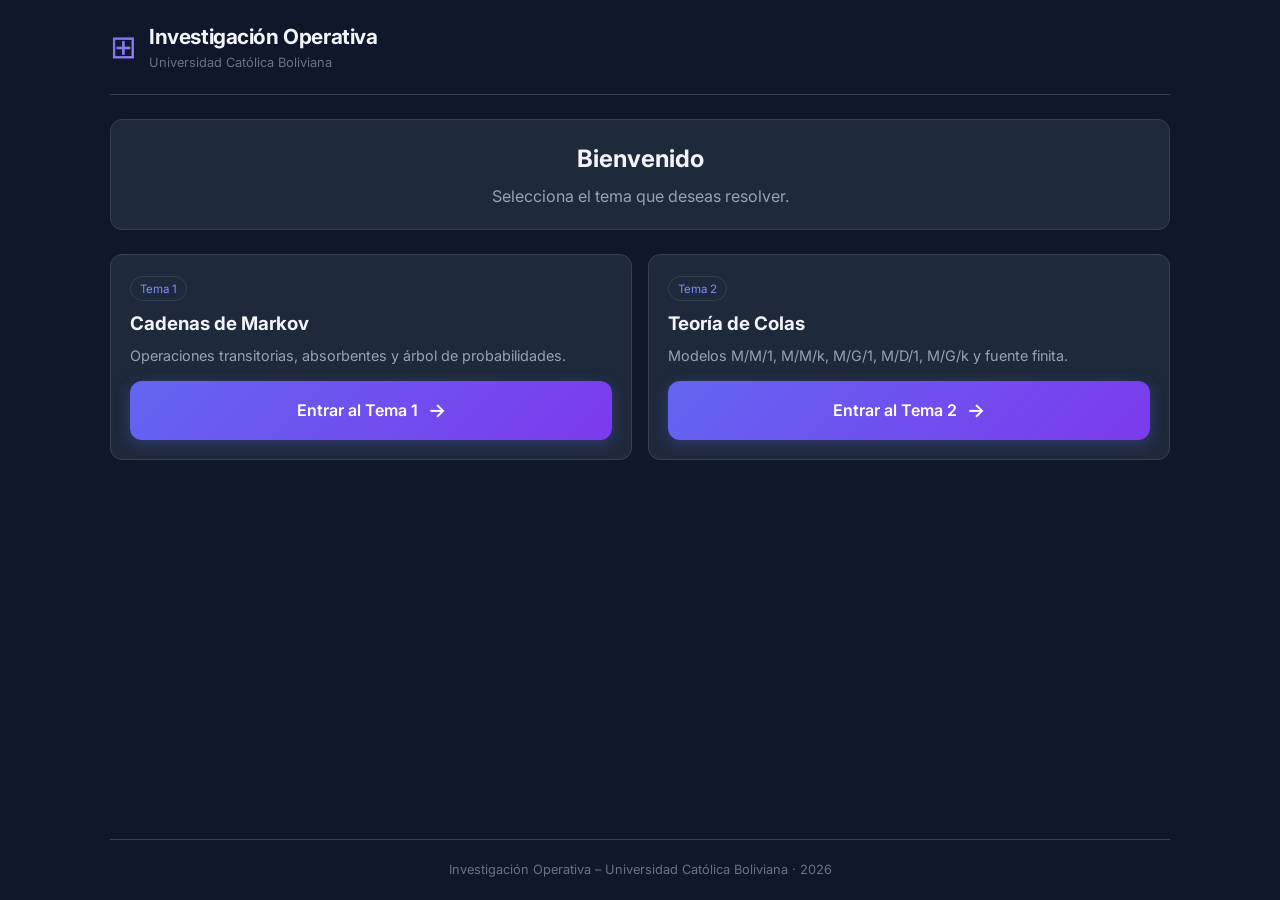
<file: frontend/index.html>
<!DOCTYPE html>
<html lang="es">
<head>
    <meta charset="UTF-8">
    <meta name="viewport" content="width=device-width, initial-scale=1.0">
    <title>Investigación Operativa – Plataforma de Temas</title>
    <link rel="stylesheet" href="css/styles.css">
    <link rel="preconnect" href="https://fonts.googleapis.com">
    <link href="https://fonts.googleapis.com/css2?family=Inter:wght@300;400;500;600;700&family=JetBrains+Mono:wght@400;500&display=swap" rel="stylesheet">
</head>
<body>
    <div class="app-container">
        <header class="app-header">
            <div class="header-content">
                <div class="logo">
                    <span class="logo-icon">⊞</span>
                    <div>
                        <h1>Investigación Operativa</h1>
                        <p class="subtitle">Universidad Católica Boliviana</p>
                    </div>
                </div>
            </div>
        </header>

        <main class="main-content">
            <section class="config-panel landing-panel">
                <h2 class="landing-title">Bienvenido</h2>
                <p class="landing-subtitle">Selecciona el tema que deseas resolver.</p>
            </section>

            <section class="topic-grid">
                <article class="topic-card">
                    <div class="topic-badge">Tema 1</div>
                    <h3>Cadenas de Markov</h3>
                    <p>Operaciones transitorias, absorbentes y árbol de probabilidades.</p>
                    <a class="btn-calculate topic-btn" href="/markov.html">
                        <span class="btn-text">Entrar al Tema 1</span>
                        <span class="btn-icon-arrow">→</span>
                    </a>
                </article>

                <article class="topic-card">
                    <div class="topic-badge">Tema 2</div>
                    <h3>Teoría de Colas</h3>
                    <p>Modelos M/M/1, M/M/k, M/G/1, M/D/1, M/G/k y fuente finita.</p>
                    <a class="btn-calculate topic-btn" href="/queues.html">
                        <span class="btn-text">Entrar al Tema 2</span>
                        <span class="btn-icon-arrow">→</span>
                    </a>
                </article>
            </section>
        </main>

        <footer class="app-footer">
            <p>Investigación Operativa – Universidad Católica Boliviana · 2026</p>
        </footer>
    </div>
</body>
</html>
</file>
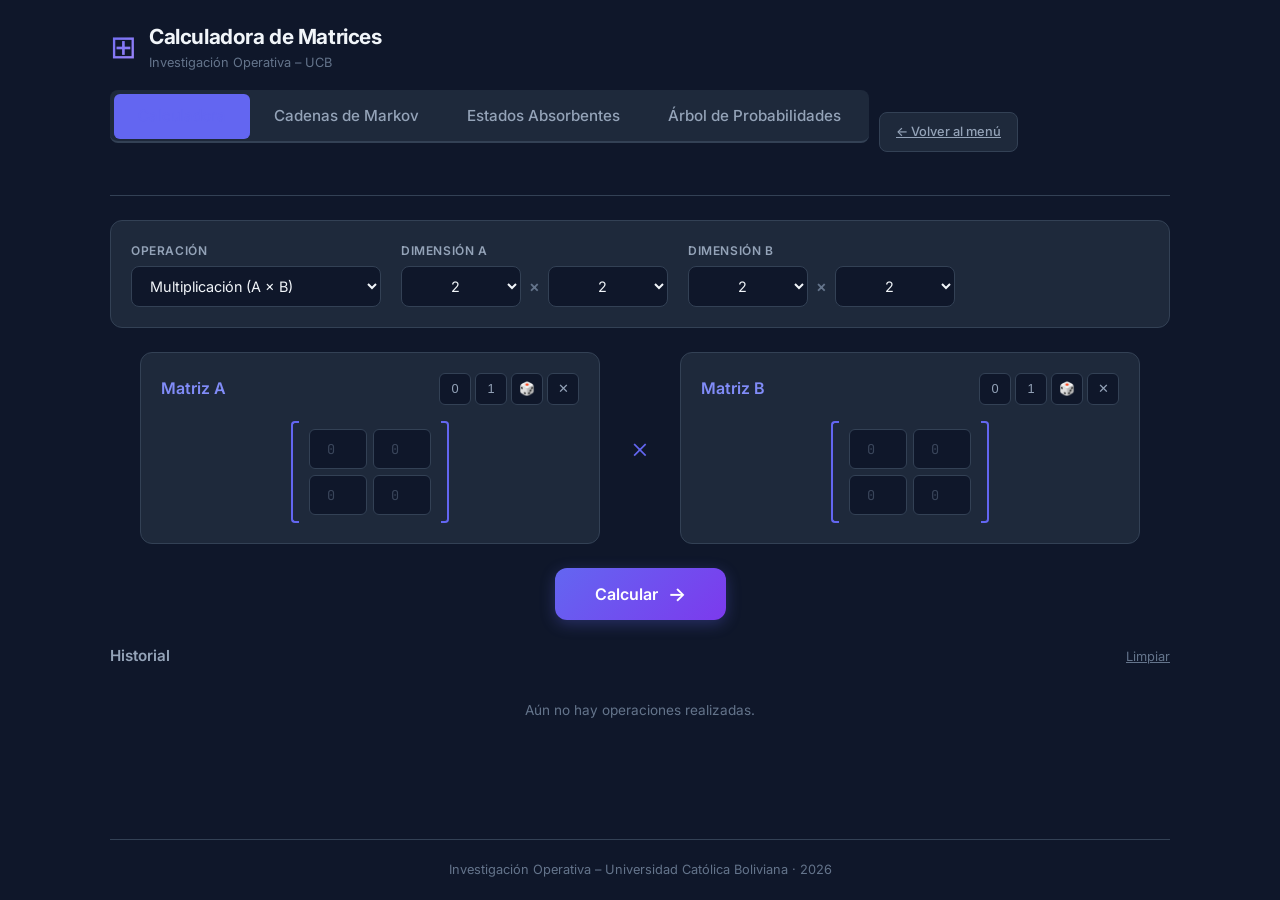
<file: frontend/markov.html>
<!DOCTYPE html>
<html lang="es">
<head>
    <meta charset="UTF-8">
    <meta name="viewport" content="width=device-width, initial-scale=1.0">
    <title>Calculadora de Matrices & Markov – Investigación Operativa</title>
    <link rel="stylesheet" href="css/styles.css">
    <link rel="preconnect" href="https://fonts.googleapis.com">
    <link href="https://fonts.googleapis.com/css2?family=Inter:wght@300;400;500;600;700&family=JetBrains+Mono:wght@400;500&display=swap" rel="stylesheet">
</head>
<body>
    <div class="app-container">
        <!-- Header -->
        <header class="app-header">
            <div class="header-content">
                <div class="logo">
                    <span class="logo-icon">⊞</span>
                    <div>
                        <h1>Calculadora de Matrices</h1>
                        <p class="subtitle">Investigación Operativa – UCB</p>
                    </div>
                </div>
                <div class="header-actions">
                    <nav class="nav-tabs">
                        <button class="nav-tab active" data-tab="calculator">Calculadora</button>
                        <button class="nav-tab" data-tab="markov">Cadenas de Markov</button>
                        <button class="nav-tab" data-tab="absorbing">Estados Absorbentes</button>
                        <button class="nav-tab" data-tab="tree">Árbol de Probabilidades</button>
                    </nav>
                    <a class="btn-secondary" href="/">← Volver al menú</a>
                </div>
            </div>
        </header>

        <main class="main-content">

            <!-- ═══════════ TAB 1: CALCULADORA DE MATRICES ═══════════ -->
            <div id="tab-calculator" class="tab-content active">

                <section class="config-panel">
                    <div class="config-row">
                        <div class="config-group">
                            <label for="operation-select">Operación</label>
                            <select id="operation-select">
                                <optgroup label="Dos matrices">
                                    <option value="add">Suma (A + B)</option>
                                    <option value="subtract">Resta (A − B)</option>
                                    <option value="multiply" selected>Multiplicación (A × B)</option>
                                </optgroup>
                                <optgroup label="Una matriz">
                                    <option value="transpose">Transpuesta (Aᵀ)</option>
                                    <option value="determinant">Determinante (det A)</option>
                                    <option value="inverse">Inversa (A⁻¹)</option>
                                    <option value="trace">Traza (tr A)</option>
                                    <option value="rank">Rango</option>
                                    <option value="rref">Forma Escalonada (RREF)</option>
                                    <option value="cofactor">Matriz de Cofactores</option>
                                    <option value="adjugate">Matriz Adjunta</option>
                                    <option value="eigenvalues">Valores Propios (2×2)</option>
                                </optgroup>
                                <optgroup label="Especiales">
                                    <option value="scalar_multiply">Escalar × Matriz (k·A)</option>
                                    <option value="power">Potencia (Aⁿ)</option>
                                    <option value="identity">Identidad (Iₙ)</option>
                                </optgroup>
                            </select>
                        </div>
                        <div class="config-group" id="dims-a-group">
                            <label>Dimensión A</label>
                            <div class="dim-inputs">
                                <select id="rows-a">
                                    <option value="2" selected>2</option><option value="3">3</option>
                                    <option value="4">4</option><option value="5">5</option>
                                </select>
                                <span class="dim-x">×</span>
                                <select id="cols-a">
                                    <option value="2" selected>2</option><option value="3">3</option>
                                    <option value="4">4</option><option value="5">5</option>
                                </select>
                            </div>
                        </div>
                        <div class="config-group" id="dims-b-group">
                            <label>Dimensión B</label>
                            <div class="dim-inputs">
                                <select id="rows-b">
                                    <option value="2" selected>2</option><option value="3">3</option>
                                    <option value="4">4</option><option value="5">5</option>
                                </select>
                                <span class="dim-x">×</span>
                                <select id="cols-b">
                                    <option value="2" selected>2</option><option value="3">3</option>
                                    <option value="4">4</option><option value="5">5</option>
                                </select>
                            </div>
                        </div>
                        <div class="config-group hidden" id="scalar-group">
                            <label for="scalar-input">Escalar (k)</label>
                            <input type="number" id="scalar-input" value="2" step="any">
                        </div>
                        <div class="config-group hidden" id="exponent-group">
                            <label for="exponent-input">Exponente (n)</label>
                            <input type="number" id="exponent-input" value="2" min="0" max="20" step="1">
                        </div>
                        <div class="config-group hidden" id="identity-group">
                            <label for="identity-size">Tamaño (n)</label>
                            <select id="identity-size">
                                <option value="2">2</option><option value="3" selected>3</option>
                                <option value="4">4</option><option value="5">5</option>
                            </select>
                        </div>
                    </div>
                </section>

                <section class="matrices-area">
                    <div class="matrices-row">
                        <div class="matrix-card" id="matrix-a-card">
                            <div class="matrix-header">
                                <h3>Matriz A</h3>
                                <div class="matrix-actions">
                                    <button class="btn-icon" title="Ceros" onclick="MatrixUI.fillZeros('a')">0</button>
                                    <button class="btn-icon" title="Unos" onclick="MatrixUI.fillOnes('a')">1</button>
                                    <button class="btn-icon" title="Aleatorio" onclick="MatrixUI.fillRandom('a')">🎲</button>
                                    <button class="btn-icon" title="Limpiar" onclick="MatrixUI.clear('a')">✕</button>
                                </div>
                            </div>
                            <div class="matrix-bracket">
                                <div class="bracket-left"></div>
                                <div class="matrix-grid" id="matrix-a-grid"></div>
                                <div class="bracket-right"></div>
                            </div>
                        </div>
                        <div class="operator-symbol" id="operator-symbol">×</div>
                        <div class="matrix-card" id="matrix-b-card">
                            <div class="matrix-header">
                                <h3>Matriz B</h3>
                                <div class="matrix-actions">
                                    <button class="btn-icon" title="Ceros" onclick="MatrixUI.fillZeros('b')">0</button>
                                    <button class="btn-icon" title="Unos" onclick="MatrixUI.fillOnes('b')">1</button>
                                    <button class="btn-icon" title="Aleatorio" onclick="MatrixUI.fillRandom('b')">🎲</button>
                                    <button class="btn-icon" title="Limpiar" onclick="MatrixUI.clear('b')">✕</button>
                                </div>
                            </div>
                            <div class="matrix-bracket">
                                <div class="bracket-left"></div>
                                <div class="matrix-grid" id="matrix-b-grid"></div>
                                <div class="bracket-right"></div>
                            </div>
                        </div>
                    </div>
                    <div class="calculate-row">
                        <button class="btn-calculate" id="btn-calculate" onclick="App.calculate()">
                            <span class="btn-text">Calcular</span>
                            <span class="btn-icon-arrow">→</span>
                        </button>
                    </div>
                </section>

                <section class="result-section hidden" id="result-section">
                    <div class="result-card">
                        <div class="result-header">
                            <h3 id="result-title">Resultado</h3>
                            <button class="btn-icon" title="Copiar" onclick="App.copyResult()">📋</button>
                        </div>
                        <div id="result-content"></div>
                    </div>
                </section>

                <section class="history-section">
                    <div class="history-header">
                        <h3>Historial</h3>
                        <button class="btn-link" onclick="App.clearHistory()">Limpiar</button>
                    </div>
                    <div id="history-list" class="history-list">
                        <p class="history-empty">Aún no hay operaciones realizadas.</p>
                    </div>
                </section>
            </div>

            <!-- ═══════════ TAB 2: CADENAS DE MARKOV ═══════════ -->
            <div id="tab-markov" class="tab-content">

                <!-- Configuración -->
                <section class="config-panel">
                    <div class="config-row">
                        <div class="config-group">
                            <label for="markov-size">Número de estados</label>
                            <select id="markov-size">
                                <option value="2" selected>2</option>
                                <option value="3">3</option>
                                <option value="4">4</option>
                                <option value="5">5</option>
                            </select>
                        </div>
                        <div class="config-group">
                            <label for="markov-steps">Pasos (n) para Chapman-Kolmogorov</label>
                            <input type="number" id="markov-steps" value="3" min="1" max="200" step="1">
                        </div>
                    </div>
                </section>

                <!-- Nombres de estados -->
                <section class="config-panel" style="margin-top:-12px">
                    <div class="config-row">
                        <div class="config-group" style="flex:1">
                            <label>Nombres de estados (opcional)</label>
                            <div id="markov-state-names" class="state-names-row"></div>
                        </div>
                    </div>
                </section>

                <!-- Matriz P y vector π(0) -->
                <section class="matrices-area">
                    <div class="matrices-row">
                        <div class="matrix-card">
                            <div class="matrix-header">
                                <h3>Matriz de Transición P</h3>
                                <div class="matrix-actions">
                                    <button class="btn-icon" title="Cargar ejemplo" onclick="MarkovApp.loadExample()">📖</button>
                                    <button class="btn-icon" title="Limpiar" onclick="MatrixUI.clear('p')">✕</button>
                                </div>
                            </div>
                            <p class="matrix-hint">Cada fila debe sumar 1.0</p>
                            <div class="matrix-bracket">
                                <div class="bracket-left"></div>
                                <div class="matrix-grid" id="matrix-p-grid"></div>
                                <div class="bracket-right"></div>
                            </div>
                            <div id="markov-row-sums" class="row-sums"></div>
                        </div>

                        <div class="matrix-card markov-pi-card">
                            <div class="matrix-header">
                                <h3>Vector inicial π(0)</h3>
                                <div class="matrix-actions">
                                    <button class="btn-icon" title="Limpiar" onclick="MarkovApp.clearPi0()">✕</button>
                                </div>
                            </div>
                            <p class="matrix-hint">Puede ser distribución (suma=1) o cantidades (ej: 200,100,50)</p>
                            <div id="markov-pi0-grid" class="markov-pi0-grid"></div>
                        </div>
                    </div>

                    <!-- Botones de acción -->
                    <div class="markov-actions">
                        <button class="btn-calculate btn-markov" id="btn-markov-full" onclick="MarkovApp.runFullAnalysis()">
                            <span class="btn-text">Análisis Completo</span>
                            <span class="btn-icon-arrow">→</span>
                        </button>
                        <div class="markov-individual-btns">
                            <button class="btn-secondary" onclick="MarkovApp.run('chapman_kolmogorov')">
                                Chapman-Kolmogorov π(n)
                            </button>
                            <button class="btn-secondary" onclick="MarkovApp.run('steady_state')">
                                Estado Estacionario π
                            </button>
                            <button class="btn-secondary" onclick="MarkovApp.run('mean_first_passage')">
                                Primer Pasaje M
                            </button>
                        </div>
                    </div>
                </section>

                <!-- Resultados Markov -->
                <section class="result-section hidden" id="markov-result-section">
                    <div id="markov-results-container"></div>
                </section>
            </div>

            <!-- ═══════════ TAB 3: CADENAS ABSORBENTES ═══════════ -->
            <div id="tab-absorbing" class="tab-content">

                <!-- Configuración -->
                <section class="config-panel">
                    <div class="config-row">
                        <div class="config-group">
                            <label for="abs-size">Número de estados</label>
                            <select id="abs-size">
                                <option value="3" selected>3</option>
                                <option value="4">4</option>
                                <option value="5">5</option>
                                <option value="6">6</option>
                                <option value="7">7</option>
                            </select>
                        </div>
                    </div>
                </section>

                <!-- Nombres de estados -->
                <section class="config-panel" style="margin-top:-12px">
                    <div class="config-row">
                        <div class="config-group" style="flex:1">
                            <label>Nombres de estados (opcional)</label>
                            <div id="abs-state-names" class="state-names-row"></div>
                        </div>
                    </div>
                </section>

                <!-- Casillas para marcar estados absorbentes -->
                <section class="config-panel" style="margin-top:-12px">
                    <div class="config-row">
                        <div class="config-group" style="flex:1">
                            <label>Marcar estados absorbentes <span style="color:var(--text-muted);font-weight:400">(auto-detectados si P[i][i]=1)</span></label>
                            <div id="abs-checkboxes" class="abs-checkboxes-row"></div>
                        </div>
                    </div>
                </section>

                <!-- Matriz P -->
                <section class="matrices-area">
                    <div class="matrices-row">
                        <div class="matrix-card">
                            <div class="matrix-header">
                                <h3>Matriz de Transición P</h3>
                                <div class="matrix-actions">
                                    <button class="btn-icon" title="Cargar ejemplo" onclick="AbsorbingApp.loadExample()">📖</button>
                                    <button class="btn-icon" title="Limpiar" onclick="MatrixUI.clear('abs')">✕</button>
                                </div>
                            </div>
                            <p class="matrix-hint">Cada fila debe sumar 1. Los estados absorbentes tienen P[i][i]=1</p>
                            <div class="matrix-bracket">
                                <div class="bracket-left"></div>
                                <div class="matrix-grid" id="matrix-abs-grid"></div>
                                <div class="bracket-right"></div>
                            </div>
                            <div id="abs-row-sums" class="row-sums"></div>
                        </div>
                    </div>

                    <!-- Vector b opcional -->
                    <div class="matrices-row" style="margin-top:1rem">
                        <div class="matrix-card markov-pi-card">
                            <div class="matrix-header">
                                <h3>Vector b (distribución sobre transitorios) <span style="color:var(--text-muted);font-weight:400">— opcional</span></h3>
                                <div class="matrix-actions">
                                    <button class="btn-icon" title="Limpiar" onclick="AbsorbingApp.clearVectorB()">✕</button>
                                </div>
                            </div>
                            <p class="matrix-hint">Cantidad inicial en cada estado transitorio. Dejar vacío si no aplica.</p>
                            <div id="abs-vector-b" class="markov-pi0-grid"></div>
                        </div>
                    </div>

                    <!-- Botones de acción -->
                    <div class="markov-actions">
                        <button class="btn-calculate btn-markov" id="btn-abs-analyze" onclick="AbsorbingApp.runAnalysis()">
                            <span class="btn-text">Analizar Cadena Absorbente</span>
                            <span class="btn-icon-arrow">→</span>
                        </button>
                    </div>
                </section>

                <!-- Resultados Absorbente -->
                <section class="result-section hidden" id="abs-result-section">
                    <div id="abs-results-container"></div>
                </section>
            </div>

            <!-- ═══════════ TAB 4: ÁRBOL DE PROBABILIDADES ═══════════ -->
            <div id="tab-tree" class="tab-content">

                <!-- Configuración -->
                <section class="config-panel">
                    <div class="config-row">
                        <div class="config-group">
                            <label for="tree-size">Número de estados</label>
                            <select id="tree-size">
                                <option value="2" selected>2</option>
                                <option value="3">3</option>
                                <option value="4">4</option>
                                <option value="5">5</option>
                            </select>
                        </div>
                        <div class="config-group">
                            <label for="tree-initial">Estado inicial</label>
                            <select id="tree-initial">
                                <option value="0">Estado 1</option>
                            </select>
                        </div>
                        <div class="config-group">
                            <label for="tree-steps">Pasos (niveles)</label>
                            <select id="tree-steps">
                                <option value="1">1</option>
                                <option value="2">2</option>
                                <option value="3" selected>3</option>
                                <option value="4">4</option>
                                <option value="5">5</option>
                            </select>
                        </div>
                        <div class="config-group">
                            <label for="tree-prune">Umbral de poda</label>
                            <input type="number" id="tree-prune" value="0.01" min="0" max="0.5" step="0.01"
                                   title="Ramas con probabilidad acumulada menor a este valor se eliminan">
                        </div>
                    </div>
                </section>

                <!-- Nombres de estados -->
                <section class="config-panel" style="margin-top:-12px">
                    <div class="config-row">
                        <div class="config-group" style="flex:1">
                            <label>Nombres de estados (opcional)</label>
                            <div id="tree-state-names" class="state-names-row"></div>
                        </div>
                    </div>
                </section>

                <!-- Matriz P -->
                <section class="matrices-area">
                    <div class="matrices-row">
                        <div class="matrix-card">
                            <div class="matrix-header">
                                <h3>Matriz de Transición P</h3>
                                <div class="matrix-actions">
                                    <button class="btn-icon" title="Cargar ejemplo" onclick="TreeApp.loadExample()">📖</button>
                                    <button class="btn-icon" title="Limpiar" onclick="MatrixUI.clear('tree')">✕</button>
                                </div>
                            </div>
                            <p class="matrix-hint">Cada fila debe sumar 1.0</p>
                            <div class="matrix-bracket">
                                <div class="bracket-left"></div>
                                <div class="matrix-grid" id="matrix-tree-grid"></div>
                                <div class="bracket-right"></div>
                            </div>
                            <div id="tree-row-sums" class="row-sums"></div>
                        </div>
                    </div>

                    <!-- Botones de acción -->
                    <div class="markov-actions">
                        <button class="btn-calculate btn-markov" id="btn-tree-generate" onclick="TreeApp.generate()">
                            <span class="btn-text">Generar Árbol</span>
                            <span class="btn-icon-arrow">🌳</span>
                        </button>
                    </div>
                </section>

                <!-- Resultado: Árbol SVG -->
                <section class="result-section hidden" id="tree-result-section">
                    <div class="result-card tree-result-card">
                        <div class="result-header">
                            <h3 id="tree-result-title">Árbol de Probabilidades</h3>
                            <div class="tree-controls">
                                <button class="btn-icon" title="Zoom +" onclick="TreeApp.zoomIn()">🔍+</button>
                                <button class="btn-icon" title="Zoom −" onclick="TreeApp.zoomOut()">🔍−</button>
                                <button class="btn-icon" title="Ajustar" onclick="TreeApp.fitToView()">⊡</button>
                            </div>
                        </div>
                        <div class="tree-info" id="tree-info"></div>
                        <div class="tree-svg-wrapper" id="tree-svg-wrapper">
                            <svg id="tree-svg" xmlns="http://www.w3.org/2000/svg"></svg>
                        </div>
                    </div>
                    <!-- Tabla resumen de probabilidades por paso -->
                    <div class="result-card" id="tree-summary-card" style="margin-top:1rem"></div>
                </section>
            </div>

        </main>

        <footer class="app-footer">
            <p>Investigación Operativa – Universidad Católica Boliviana · 2026</p>
        </footer>
    </div>

    <script src="js/matrix.js"></script>
    <script src="js/app.js"></script>
    <script src="js/markov.js"></script>
    <script src="js/absorbing.js"></script>
    <script src="js/tree.js"></script>
</body>
</html>
</file>
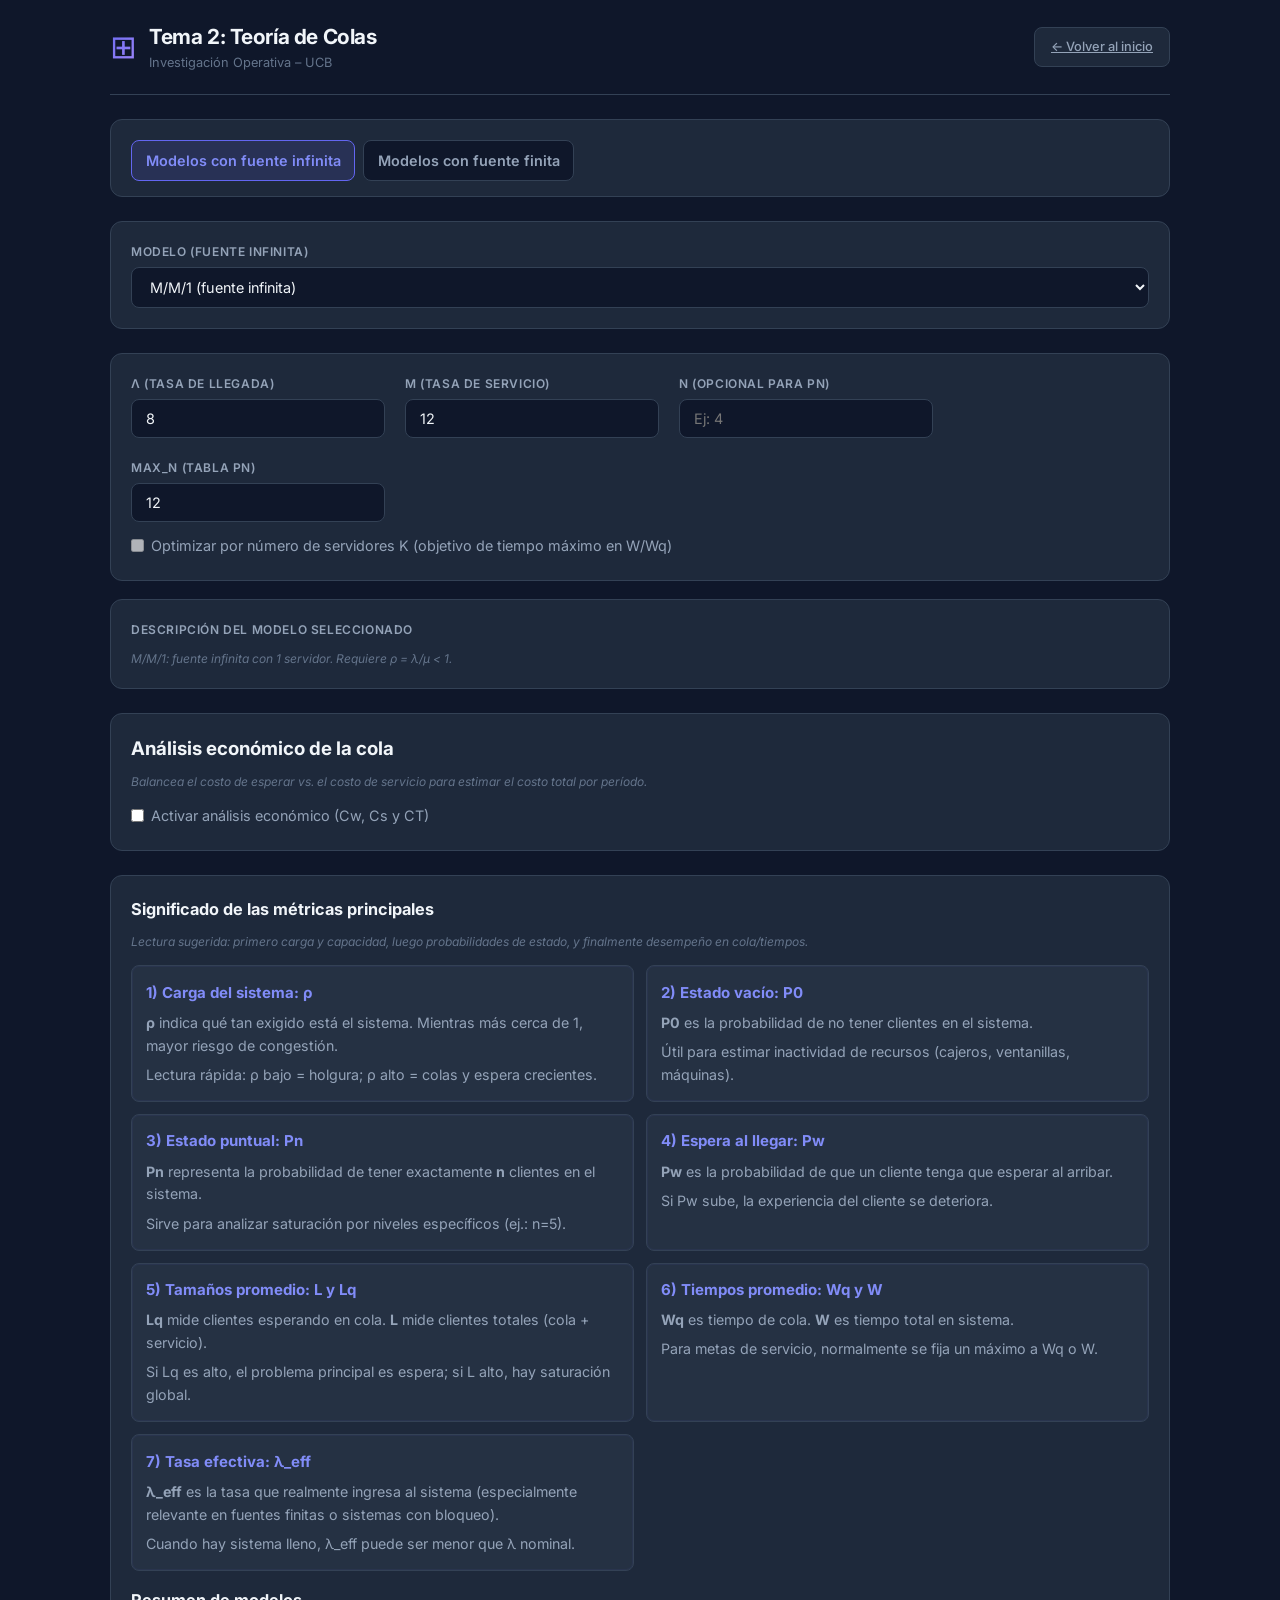
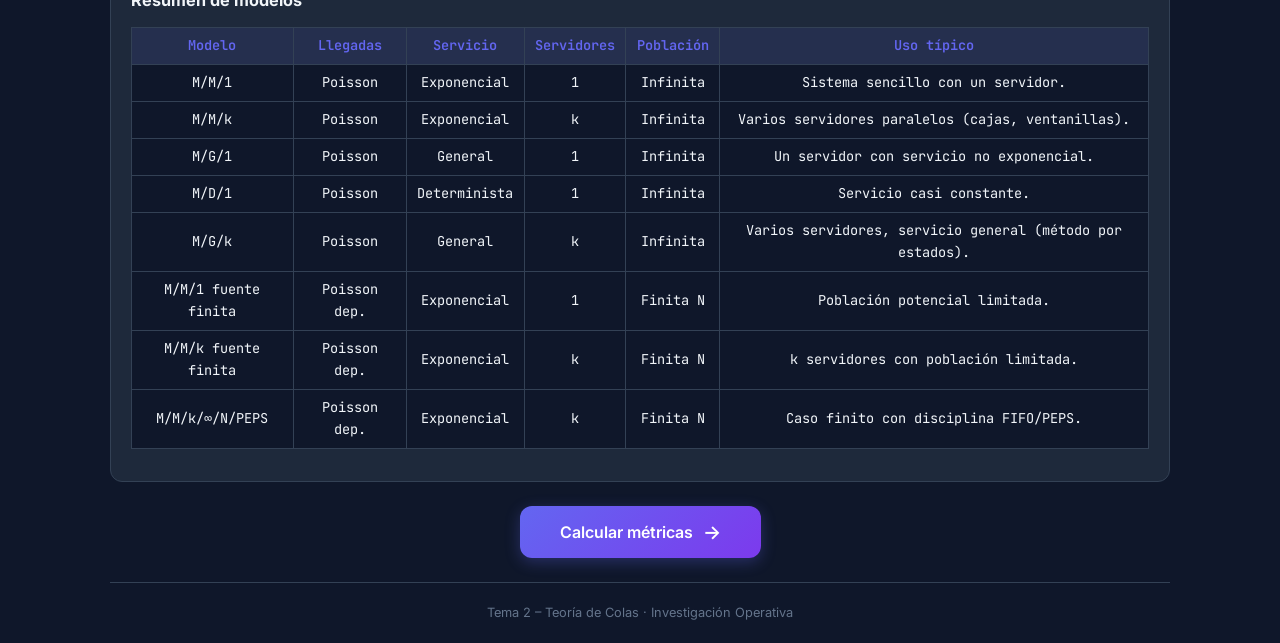
<file: frontend/queues.html>
<!DOCTYPE html>
<html lang="es">
<head>
    <meta charset="UTF-8">
    <meta name="viewport" content="width=device-width, initial-scale=1.0">
    <title>Tema 2 – Teoría de Colas</title>
    <link rel="stylesheet" href="css/styles.css">
    <link rel="preconnect" href="https://fonts.googleapis.com">
    <link href="https://fonts.googleapis.com/css2?family=Inter:wght@300;400;500;600;700&family=JetBrains+Mono:wght@400;500&display=swap" rel="stylesheet">
</head>
<body>
    <div class="app-container">
        <header class="app-header">
            <div class="header-content">
                <div class="logo">
                    <span class="logo-icon">⊞</span>
                    <div>
                        <h1>Tema 2: Teoría de Colas</h1>
                        <p class="subtitle">Investigación Operativa – UCB</p>
                    </div>
                </div>
                <a class="btn-secondary" href="/">← Volver al inicio</a>
            </div>
        </header>

        <main class="main-content">
            <section class="config-panel queue-tabs-panel">
                <div class="queue-topic-tabs" role="tablist" aria-label="Tipo de fuente">
                    <button id="tab-infinite-btn" class="queue-topic-tab active" data-tab="infinite" role="tab" aria-selected="true">Modelos con fuente infinita</button>
                    <button id="tab-finite-btn" class="queue-topic-tab" data-tab="finite" role="tab" aria-selected="false">Modelos con fuente finita</button>
                </div>
            </section>

            <section class="config-panel">
                <div id="tab-infinite" class="queue-tab-content active" role="tabpanel">
                    <div class="config-group">
                        <label for="queue-model-infinite">Modelo (fuente infinita)</label>
                        <select id="queue-model-infinite">
                            <option value="mm1">M/M/1 (fuente infinita)</option>
                            <option value="mmk">M/M/k (k servidores, fuente infinita)</option>
                            <option value="mg1">M/G/1</option>
                            <option value="md1">M/D/1</option>
                            <option value="mgk">M/G/k (estados 0..k)</option>
                        </select>
                    </div>
                </div>

                <div id="tab-finite" class="queue-tab-content" role="tabpanel">
                    <div class="config-group">
                        <label for="queue-model-finite">Modelo (fuente finita)</label>
                        <select id="queue-model-finite">
                            <option value="finite_mm1">M/M/1 fuente finita</option>
                            <option value="finite_mmk">M/M/k fuente finita</option>
                            <option value="mmk_infinite_finite_peps">M/M/k/∞/N/PEPS</option>
                        </select>
                    </div>
                </div>
            </section>

            <section class="config-panel queue-params-panel">
                <div class="config-row">
                    <div class="config-group">
                        <label for="lambda-rate">λ (tasa de llegada)</label>
                        <input type="text" id="lambda-rate" value="8" placeholder="Ej: 8 o 2/3" inputmode="decimal">
                    </div>

                    <div class="config-group">
                        <label for="mu-rate">μ (tasa de servicio)</label>
                        <input type="text" id="mu-rate" value="12" placeholder="Ej: 12 o 5/4" inputmode="decimal">
                    </div>

                    <div class="config-group queue-opt hidden" id="group-k">
                        <label for="queue-k">k (número de servidores)</label>
                        <input type="number" id="queue-k" value="2" min="1" step="1">
                    </div>

                    <div class="config-group queue-opt hidden" id="group-N">
                        <label for="queue-N">N (población finita)</label>
                        <input type="number" id="queue-N" value="20" min="1" step="1">
                    </div>

                    <div class="config-group queue-opt hidden" id="group-es2">
                        <label for="queue-es2">σ (desviación estándar del servicio)</label>
                        <input type="text" id="queue-es2" value="1" placeholder="Ej: 2 o 3/2" inputmode="decimal">
                    </div>

                    <div class="config-group queue-opt hidden" id="group-cs2">
                        <label for="queue-cs2">C_s²</label>
                        <input type="text" id="queue-cs2" value="1" placeholder="Ej: 1 o 3/2" inputmode="decimal">
                    </div>

                    <div class="config-group queue-opt" id="group-n">
                        <label for="queue-n">n (opcional para Pn)</label>
                        <input type="number" id="queue-n" min="0" step="1" placeholder="Ej: 4">
                    </div>

                    <div class="config-group queue-opt" id="group-max-n">
                        <label for="queue-max-n">max_n (tabla Pn)</label>
                        <input type="number" id="queue-max-n" value="12" min="0" step="1">
                    </div>
                </div>

                <div class="queue-opt-toggle">
                    <label class="queue-inline-check" for="optimize-k-wait">
                        <input type="checkbox" id="optimize-k-wait">
                        Optimizar por número de servidores K (objetivo de tiempo máximo en W/Wq)
                    </label>
                </div>

                <div id="group-k-range-wait" class="config-row queue-opt hidden">
                    <div class="config-group">
                        <label for="wait-target-metric">Métrica objetivo</label>
                        <select id="wait-target-metric">
                            <option value="Wq">Wq (espera en cola)</option>
                            <option value="W">W (tiempo total en sistema)</option>
                        </select>
                    </div>
                    <div class="config-group">
                        <label for="wait-target-max">Tiempo máximo permitido</label>
                        <input type="text" id="wait-target-max" value="0.5" placeholder="Ej: 0.5 o 1/2" inputmode="decimal">
                    </div>
                    <div class="config-group">
                        <label for="k-min">K mínimo</label>
                        <input type="number" id="k-min" value="1" min="1" step="1">
                    </div>
                    <div class="config-group">
                        <label for="k-max">K máximo</label>
                        <input type="number" id="k-max" value="6" min="1" step="1">
                    </div>
                </div>
            </section>

            <section class="config-panel queue-note-panel">
                <div class="config-group queue-note-group">
                    <label>Descripción del modelo seleccionado</label>
                    <p id="queue-model-note" class="matrix-hint queue-note-text"></p>
                </div>
            </section>

            <section class="config-panel queue-cost-panel">
                <h3>Análisis económico de la cola</h3>
                <p class="matrix-hint queue-cost-intro">
                    Balancea el costo de esperar vs. el costo de servicio para estimar el costo total por período.
                </p>

                <div class="queue-opt-toggle">
                    <label class="queue-inline-check" for="economic-enabled">
                        <input type="checkbox" id="economic-enabled">
                        Activar análisis económico (Cw, Cs y CT)
                    </label>
                </div>

                <div id="group-economic-inputs" class="hidden">

                    <div class="config-row">
                        <div class="config-group">
                            <label for="cost-cw">Cw (costo de espera)</label>
                            <input type="text" id="cost-cw" value="10" placeholder="Ej: 10 o 25/2" inputmode="decimal">
                        </div>

                        <div class="config-group">
                            <label for="cost-cs">Cs (costo por servidor)</label>
                            <input type="text" id="cost-cs" value="25" placeholder="Ej: 25 o 100/3" inputmode="decimal">
                        </div>

                        <div class="config-group">
                            <label for="cost-basis">Base del costo de espera</label>
                            <select id="cost-basis">
                                <option value="Lq">Usar Lq (solo espera en cola)</option>
                                <option value="L">Usar L (permanencia total en sistema)</option>
                            </select>
                        </div>
                    </div>

                    <div class="queue-opt-toggle">
                        <label class="queue-inline-check" for="manual-economic">
                            <input type="checkbox" id="manual-economic">
                            Ingresar K actual y L/Lq manualmente
                        </label>
                    </div>

                    <div id="group-manual-economic" class="config-row queue-opt hidden">
                        <div class="config-group">
                            <label for="manual-k">K actual (manual)</label>
                            <input type="number" id="manual-k" value="1" min="1" step="1">
                        </div>
                        <div class="config-group">
                            <label for="manual-wait-value">L o Lq usado (manual)</label>
                            <input type="text" id="manual-wait-value" value="2" placeholder="Ej: 2 o 3/2" inputmode="decimal">
                        </div>
                    </div>

                    <p class="matrix-hint queue-cost-formula">
                        Fórmula: CT = Cw · (L o Lq) + K · Cs
                    </p>
                </div>
            </section>

            <section class="config-panel queue-theory-panel">
                <h3>Significado de las métricas principales</h3>
                <p class="matrix-hint queue-theory-intro">Lectura sugerida: primero carga y capacidad, luego probabilidades de estado, y finalmente desempeño en cola/tiempos.</p>
                <div class="queue-def-grid">
                    <article class="queue-def-card">
                        <h4>1) Carga del sistema: ρ</h4>
                        <p><strong>ρ</strong> indica qué tan exigido está el sistema. Mientras más cerca de 1, mayor riesgo de congestión.</p>
                        <p class="queue-example">Lectura rápida: ρ bajo = holgura; ρ alto = colas y espera crecientes.</p>
                    </article>
                    <article class="queue-def-card">
                        <h4>2) Estado vacío: P0</h4>
                        <p><strong>P0</strong> es la probabilidad de no tener clientes en el sistema.</p>
                        <p class="queue-example">Útil para estimar inactividad de recursos (cajeros, ventanillas, máquinas).</p>
                    </article>
                    <article class="queue-def-card">
                        <h4>3) Estado puntual: Pn</h4>
                        <p><strong>Pn</strong> representa la probabilidad de tener exactamente <strong>n</strong> clientes en el sistema.</p>
                        <p class="queue-example">Sirve para analizar saturación por niveles específicos (ej.: n=5).</p>
                    </article>
                    <article class="queue-def-card">
                        <h4>4) Espera al llegar: Pw</h4>
                        <p><strong>Pw</strong> es la probabilidad de que un cliente tenga que esperar al arribar.</p>
                        <p class="queue-example">Si Pw sube, la experiencia del cliente se deteriora.</p>
                    </article>
                    <article class="queue-def-card">
                        <h4>5) Tamaños promedio: L y Lq</h4>
                        <p><strong>Lq</strong> mide clientes esperando en cola. <strong>L</strong> mide clientes totales (cola + servicio).</p>
                        <p class="queue-example">Si Lq es alto, el problema principal es espera; si L alto, hay saturación global.</p>
                    </article>
                    <article class="queue-def-card">
                        <h4>6) Tiempos promedio: Wq y W</h4>
                        <p><strong>Wq</strong> es tiempo de cola. <strong>W</strong> es tiempo total en sistema.</p>
                        <p class="queue-example">Para metas de servicio, normalmente se fija un máximo a Wq o W.</p>
                    </article>
                    <article class="queue-def-card">
                        <h4>7) Tasa efectiva: λ_eff</h4>
                        <p><strong>λ_eff</strong> es la tasa que realmente ingresa al sistema (especialmente relevante en fuentes finitas o sistemas con bloqueo).</p>
                        <p class="queue-example">Cuando hay sistema lleno, λ_eff puede ser menor que λ nominal.</p>
                    </article>
                </div>

                <h3 class="queue-model-table-title">Resumen de modelos</h3>
                <div class="labeled-matrix-wrapper">
                    <table class="labeled-matrix queue-model-table">
                        <tr>
                            <th>Modelo</th>
                            <th>Llegadas</th>
                            <th>Servicio</th>
                            <th>Servidores</th>
                            <th>Población</th>
                            <th>Uso típico</th>
                        </tr>
                        <tr><td>M/M/1</td><td>Poisson</td><td>Exponencial</td><td>1</td><td>Infinita</td><td>Sistema sencillo con un servidor.</td></tr>
                        <tr><td>M/M/k</td><td>Poisson</td><td>Exponencial</td><td>k</td><td>Infinita</td><td>Varios servidores paralelos (cajas, ventanillas).</td></tr>
                        <tr><td>M/G/1</td><td>Poisson</td><td>General</td><td>1</td><td>Infinita</td><td>Un servidor con servicio no exponencial.</td></tr>
                        <tr><td>M/D/1</td><td>Poisson</td><td>Determinista</td><td>1</td><td>Infinita</td><td>Servicio casi constante.</td></tr>
                        <tr><td>M/G/k</td><td>Poisson</td><td>General</td><td>k</td><td>Infinita</td><td>Varios servidores, servicio general (método por estados).</td></tr>
                        <tr><td>M/M/1 fuente finita</td><td>Poisson dep.</td><td>Exponencial</td><td>1</td><td>Finita N</td><td>Población potencial limitada.</td></tr>
                        <tr><td>M/M/k fuente finita</td><td>Poisson dep.</td><td>Exponencial</td><td>k</td><td>Finita N</td><td>k servidores con población limitada.</td></tr>
                        <tr><td>M/M/k/∞/N/PEPS</td><td>Poisson dep.</td><td>Exponencial</td><td>k</td><td>Finita N</td><td>Caso finito con disciplina FIFO/PEPS.</td></tr>
                    </table>
                </div>
            </section>

            <section class="matrices-area">
                <div class="calculate-row">
                    <button class="btn-calculate" id="btn-queue-calc">
                        <span class="btn-text">Calcular métricas</span>
                        <span class="btn-icon-arrow">→</span>
                    </button>
                </div>
            </section>

            <section class="result-section hidden" id="queue-result-section">
                <div class="result-card">
                    <div class="result-header">
                        <h3 id="queue-result-title">Resultado</h3>
                    </div>
                    <div id="queue-result-content"></div>
                </div>
            </section>
        </main>

        <footer class="app-footer">
            <p>Tema 2 – Teoría de Colas · Investigación Operativa</p>
        </footer>
    </div>

    <script src="js/queues.js"></script>
</body>
</html>
</file>
<file: frontend/css/styles.css>
/* ══════════════════════════════════════════════════════════════
   Calculadora de Matrices – Estilos
   Investigación Operativa – UCB
   ══════════════════════════════════════════════════════════════ */

:root {
    --bg-primary: #0f172a;
    --bg-secondary: #1e293b;
    --bg-card: #1e293b;
    --bg-input: #0f172a;
    --border: #334155;
    --border-focus: #6366f1;
    --text-primary: #f1f5f9;
    --text-secondary: #94a3b8;
    --text-muted: #64748b;
    --accent: #6366f1;
    --accent-hover: #818cf8;
    --accent-glow: rgba(99, 102, 241, 0.3);
    --success: #22c55e;
    --error: #ef4444;
    --warning: #f59e0b;
    --radius: 12px;
    --radius-sm: 8px;
    --shadow: 0 4px 6px -1px rgba(0, 0, 0, 0.3);
    --font-main: 'Inter', -apple-system, sans-serif;
    --font-mono: 'JetBrains Mono', 'Fira Code', monospace;
}

* {
    margin: 0;
    padding: 0;
    box-sizing: border-box;
}

body {
    font-family: var(--font-main);
    background: var(--bg-primary);
    color: var(--text-primary);
    min-height: 100vh;
    line-height: 1.6;
}

/* ── App Container ── */
.app-container {
    max-width: 1100px;
    margin: 0 auto;
    padding: 0 20px;
    min-height: 100vh;
    display: flex;
    flex-direction: column;
}

/* ── Header ── */
.app-header {
    padding: 20px 0;
    border-bottom: 1px solid var(--border);
    margin-bottom: 24px;
}

.header-content {
    display: flex;
    align-items: center;
    justify-content: space-between;
    flex-wrap: wrap;
    gap: 16px;
}

.header-actions {
    display: flex;
    flex-wrap: wrap;
    align-items: center;
    justify-content: flex-end;
    gap: 10px;
}

.logo {
    display: flex;
    align-items: center;
    gap: 12px;
}

.logo-icon {
    font-size: 2rem;
    background: linear-gradient(135deg, var(--accent), #a78bfa);
    -webkit-background-clip: text;
    -webkit-text-fill-color: transparent;
    background-clip: text;
}

.logo h1 {
    font-size: 1.3rem;
    font-weight: 700;
    letter-spacing: -0.02em;
}

.logo .subtitle {
    font-size: 0.8rem;
    color: var(--text-muted);
    font-weight: 400;
}

.nav-tabs {
    display: flex;
    gap: 4px;
    background: var(--bg-secondary);
    border-radius: var(--radius-sm);
    padding: 4px;
}

.nav-tab {
    padding: 8px 20px;
    border: none;
    background: transparent;
    color: var(--text-secondary);
    font-family: var(--font-main);
    font-size: 0.85rem;
    font-weight: 500;
    border-radius: 6px;
    cursor: pointer;
    transition: all 0.2s;
}

.nav-tab.active {
    background: var(--accent);
    color: white;
}

.nav-tab:disabled {
    opacity: 0.4;
    cursor: not-allowed;
}

/* ── Config Panel ── */
.config-panel {
    background: var(--bg-card);
    border: 1px solid var(--border);
    border-radius: var(--radius);
    padding: 20px;
    margin-bottom: 24px;
}

.config-row {
    display: flex;
    align-items: flex-end;
    gap: 20px;
    flex-wrap: wrap;
}

.config-group {
    display: flex;
    flex-direction: column;
    gap: 6px;
}

.config-group label {
    font-size: 0.75rem;
    font-weight: 600;
    color: var(--text-secondary);
    text-transform: uppercase;
    letter-spacing: 0.05em;
}

.config-group select,
.config-group input {
    padding: 10px 14px;
    background: var(--bg-input);
    border: 1px solid var(--border);
    border-radius: var(--radius-sm);
    color: var(--text-primary);
    font-family: var(--font-main);
    font-size: 0.9rem;
    outline: none;
    transition: border-color 0.2s;
    min-width: 120px;
}

.config-group select:focus,
.config-group input:focus {
    border-color: var(--border-focus);
    box-shadow: 0 0 0 3px var(--accent-glow);
}

#operation-select {
    min-width: 250px;
}

.dim-inputs {
    display: flex;
    align-items: center;
    gap: 8px;
}

.dim-inputs select {
    min-width: 60px;
    text-align: center;
}

.dim-x {
    color: var(--text-muted);
    font-weight: 600;
}

.hidden {
    display: none !important;
}

/* ── Matrices Area ── */
.matrices-area {
    margin-bottom: 24px;
}

.matrices-row {
    display: flex;
    align-items: center;
    justify-content: center;
    gap: 20px;
    flex-wrap: wrap;
}

.matrix-card {
    background: var(--bg-card);
    border: 1px solid var(--border);
    border-radius: var(--radius);
    padding: 20px;
    flex: 1;
    min-width: 280px;
    max-width: 460px;
}

.matrix-header {
    display: flex;
    align-items: center;
    justify-content: space-between;
    margin-bottom: 16px;
}

.matrix-header h3 {
    font-size: 1rem;
    font-weight: 600;
    color: var(--accent-hover);
}

.matrix-actions {
    display: flex;
    gap: 4px;
}

.btn-icon {
    width: 32px;
    height: 32px;
    display: flex;
    align-items: center;
    justify-content: center;
    border: 1px solid var(--border);
    background: var(--bg-input);
    color: var(--text-secondary);
    border-radius: 6px;
    cursor: pointer;
    font-size: 0.8rem;
    transition: all 0.2s;
}

.btn-icon:hover {
    border-color: var(--accent);
    color: var(--text-primary);
    background: var(--bg-secondary);
}

/* ── Matrix Brackets ── */
.matrix-bracket {
    display: flex;
    align-items: stretch;
    gap: 6px;
    justify-content: center;
}

.bracket-left,
.bracket-right {
    width: 8px;
    min-height: 40px;
    border: 2px solid var(--accent);
    border-radius: 4px;
}

.bracket-left {
    border-right: none;
    border-radius: 4px 0 0 4px;
}

.bracket-right {
    border-left: none;
    border-radius: 0 4px 4px 0;
}

/* ── Matrix Grid ── */
.matrix-grid {
    display: inline-grid;
    gap: 6px;
    padding: 8px 4px;
}

.matrix-grid input {
    width: 64px;
    height: 40px;
    text-align: center;
    border: 1px solid var(--border);
    background: var(--bg-input);
    color: var(--text-primary);
    font-family: var(--font-mono);
    font-size: 0.9rem;
    border-radius: 6px;
    outline: none;
    transition: all 0.2s;
}

.matrix-grid input:focus {
    border-color: var(--border-focus);
    box-shadow: 0 0 0 3px var(--accent-glow);
}

.matrix-grid input::placeholder {
    color: var(--text-muted);
    opacity: 0.5;
}

/* ── Operator Symbol ── */
.operator-symbol {
    font-size: 1.8rem;
    font-weight: 300;
    color: var(--accent);
    min-width: 40px;
    text-align: center;
    flex-shrink: 0;
}

/* ── Calculate Button ── */
.calculate-row {
    display: flex;
    justify-content: center;
    margin-top: 24px;
}

.btn-calculate {
    display: flex;
    align-items: center;
    gap: 10px;
    padding: 14px 40px;
    background: linear-gradient(135deg, var(--accent), #7c3aed);
    color: white;
    border: none;
    border-radius: var(--radius);
    font-family: var(--font-main);
    font-size: 1rem;
    font-weight: 600;
    cursor: pointer;
    transition: all 0.3s;
    box-shadow: 0 4px 15px var(--accent-glow);
}

.btn-calculate:hover {
    transform: translateY(-2px);
    box-shadow: 0 6px 20px var(--accent-glow);
}

.btn-calculate:active {
    transform: translateY(0);
}

.btn-calculate .btn-icon-arrow {
    font-size: 1.2rem;
    transition: transform 0.2s;
}

.btn-calculate:hover .btn-icon-arrow {
    transform: translateX(4px);
}

/* ── Result Section ── */
.result-section {
    margin-bottom: 24px;
    animation: slideIn 0.3s ease-out;
}

@keyframes slideIn {
    from {
        opacity: 0;
        transform: translateY(-10px);
    }
    to {
        opacity: 1;
        transform: translateY(0);
    }
}

.result-card {
    background: var(--bg-card);
    border: 1px solid var(--success);
    border-radius: var(--radius);
    padding: 20px;
    box-shadow: 0 0 20px rgba(34, 197, 94, 0.1);
}

.result-card.error {
    border-color: var(--error);
    box-shadow: 0 0 20px rgba(239, 68, 68, 0.1);
}

.result-header {
    display: flex;
    align-items: center;
    justify-content: space-between;
    margin-bottom: 16px;
}

.result-header h3 {
    font-size: 1rem;
    font-weight: 600;
    color: var(--success);
}

.result-card.error .result-header h3 {
    color: var(--error);
}

/* ── Result Matrix Display ── */
.result-matrix {
    display: flex;
    align-items: stretch;
    gap: 6px;
    justify-content: center;
}

.result-grid {
    display: inline-grid;
    gap: 4px;
    padding: 8px 4px;
}

.result-grid .cell {
    width: 72px;
    height: 38px;
    display: flex;
    align-items: center;
    justify-content: center;
    font-family: var(--font-mono);
    font-size: 0.9rem;
    color: var(--text-primary);
    background: var(--bg-input);
    border-radius: 6px;
    border: 1px solid var(--border);
}

.result-scalar {
    text-align: center;
    font-family: var(--font-mono);
    font-size: 2rem;
    font-weight: 600;
    color: var(--accent-hover);
    padding: 20px;
}

.result-eigenvalues {
    text-align: center;
    font-family: var(--font-mono);
    font-size: 1.1rem;
    color: var(--text-primary);
    padding: 12px;
    line-height: 2;
}

.result-eigenvalues .eigen-label {
    color: var(--text-muted);
    font-size: 0.85rem;
}

/* ── Error Message ── */
.error-message {
    text-align: center;
    color: var(--error);
    font-size: 0.95rem;
    padding: 12px;
}

/* ── History ── */
.history-section {
    margin-bottom: 40px;
}

.history-header {
    display: flex;
    align-items: center;
    justify-content: space-between;
    margin-bottom: 12px;
}

.history-header h3 {
    font-size: 0.95rem;
    font-weight: 600;
    color: var(--text-secondary);
}

.btn-link {
    background: none;
    border: none;
    color: var(--text-muted);
    font-family: var(--font-main);
    font-size: 0.8rem;
    cursor: pointer;
    text-decoration: underline;
    transition: color 0.2s;
}

.btn-link:hover {
    color: var(--accent);
}

.history-list {
    display: flex;
    flex-direction: column;
    gap: 8px;
}

.history-empty {
    text-align: center;
    color: var(--text-muted);
    font-size: 0.85rem;
    padding: 20px;
}

.history-item {
    display: flex;
    align-items: center;
    justify-content: space-between;
    padding: 12px 16px;
    background: var(--bg-card);
    border: 1px solid var(--border);
    border-radius: var(--radius-sm);
    font-size: 0.85rem;
    cursor: pointer;
    transition: all 0.2s;
}

.history-item:hover {
    border-color: var(--accent);
    background: rgba(99, 102, 241, 0.05);
}

.history-op {
    font-weight: 600;
    color: var(--accent-hover);
    min-width: 160px;
}

.history-dims {
    color: var(--text-muted);
    font-family: var(--font-mono);
    font-size: 0.8rem;
}

.history-time {
    color: var(--text-muted);
    font-size: 0.75rem;
}

/* ── Footer ── */
.app-footer {
    margin-top: auto;
    padding: 20px 0;
    border-top: 1px solid var(--border);
    text-align: center;
}

.app-footer p {
    font-size: 0.8rem;
    color: var(--text-muted);
}

/* ── Responsive ── */
@media (max-width: 768px) {
    .header-content {
        flex-direction: column;
        align-items: flex-start;
    }

    .config-row {
        flex-direction: column;
    }

    .config-group select,
    .config-group input,
    #operation-select {
        min-width: 100%;
    }

    .matrices-row {
        flex-direction: column;
    }

    .matrix-card {
        max-width: 100%;
    }

    .operator-symbol {
        transform: rotate(90deg);
    }

    .matrix-grid input {
        width: 52px;
        height: 36px;
        font-size: 0.8rem;
    }

    .result-grid .cell {
        width: 60px;
        height: 34px;
        font-size: 0.8rem;
    }
}

/* ── Loading state ── */
.btn-calculate.loading {
    pointer-events: none;
    opacity: 0.7;
}

.btn-calculate.loading .btn-text::after {
    content: '...';
    animation: dots 1s steps(3) infinite;
}

@keyframes dots {
    0% { content: '.'; }
    33% { content: '..'; }
    66% { content: '...'; }
}

/* ── Toast / Notification ── */
.toast {
    position: fixed;
    bottom: 24px;
    right: 24px;
    padding: 12px 20px;
    background: var(--bg-card);
    border: 1px solid var(--success);
    border-radius: var(--radius-sm);
    color: var(--text-primary);
    font-size: 0.85rem;
    box-shadow: var(--shadow);
    z-index: 1000;
    animation: toastIn 0.3s ease-out;
}

.toast.error {
    border-color: var(--error);
}

@keyframes toastIn {
    from {
        opacity: 0;
        transform: translateY(20px);
    }
    to {
        opacity: 1;
        transform: translateY(0);
    }
}

/* ══════════════════════════════════════════════════════════════
   Cadenas de Markov – Estilos
   ══════════════════════════════════════════════════════════════ */

/* ── Navegación por tabs ── */
.nav-tabs {
    display: flex;
    gap: 0;
    border-bottom: 2px solid var(--border);
    margin-bottom: 2rem;
}

.nav-tab {
    padding: 0.75rem 1.5rem;
    background: transparent;
    border: none;
    color: var(--text-secondary);
    font-family: 'Inter', sans-serif;
    font-size: 0.95rem;
    font-weight: 500;
    cursor: pointer;
    border-bottom: 2px solid transparent;
    margin-bottom: -2px;
    transition: all 0.2s;
}

.nav-tab:hover {
    color: var(--text-primary);
    background: rgba(99, 102, 241, 0.05);
}

.nav-tab.active {
    color: var(--accent);
    border-bottom-color: var(--accent);
}

/* ── Tab content ── */
.tab-content {
    display: none;
}

.tab-content.active {
    display: block;
    animation: fadeIn 0.3s ease-out;
}

@keyframes fadeIn {
    from { opacity: 0; transform: translateY(8px); }
    to   { opacity: 1; transform: translateY(0); }
}

/* ── Markov panels ── */
.markov-section {
    display: flex;
    flex-direction: column;
    gap: 1.5rem;
}

.markov-pi-card {
    background: var(--bg-card);
    border: 1px solid var(--border);
    border-radius: 12px;
    padding: 1.5rem;
}

.markov-pi-card h3 {
    color: var(--text-primary);
    font-size: 1rem;
    margin-bottom: 1rem;
    display: flex;
    align-items: center;
    gap: 0.5rem;
}

/* ── Config panel Markov ── */
.markov-config {
    display: flex;
    flex-wrap: wrap;
    gap: 1rem;
    align-items: flex-end;
    margin-bottom: 1rem;
}

.markov-config .config-group label {
    font-size: 0.8rem;
    color: var(--text-secondary);
    margin-bottom: 0.25rem;
    display: block;
}

.markov-config .config-group select,
.markov-config .config-group input {
    background: var(--bg-input);
    border: 1px solid var(--border);
    border-radius: 8px;
    color: var(--text-primary);
    font-family: 'JetBrains Mono', monospace;
    font-size: 0.9rem;
    padding: 0.5rem 0.75rem;
    width: 100px;
}

/* ── State names row ── */
.state-names-row {
    display: flex;
    flex-wrap: wrap;
    gap: 0.5rem;
    margin-bottom: 1rem;
}

.state-name-input {
    background: var(--bg-input);
    border: 1px solid var(--border);
    border-radius: 6px;
    color: var(--accent);
    font-family: 'Inter', sans-serif;
    font-size: 0.8rem;
    padding: 0.35rem 0.5rem;
    width: 90px;
    text-align: center;
    transition: border-color 0.2s;
}

.state-name-input:focus {
    border-color: var(--accent);
    outline: none;
}

/* ── Transition matrix (reuse grid styles) ── */

/* ── Initial probability vector π(0) ── */
.markov-pi0-grid {
    display: flex;
    flex-wrap: wrap;
    gap: 0.5rem;
    align-items: center;
}

.pi0-entry {
    display: flex;
    flex-direction: column;
    align-items: center;
    gap: 0.25rem;
}

.pi0-label {
    font-size: 0.7rem;
    color: var(--text-muted);
    font-family: 'JetBrains Mono', monospace;
}

.pi0-entry input {
    width: 64px;
    background: var(--bg-input);
    border: 1px solid var(--border);
    border-radius: 6px;
    color: var(--text-primary);
    font-family: 'JetBrains Mono', monospace;
    font-size: 0.85rem;
    padding: 0.4rem;
    text-align: center;
}

.pi0-entry input:focus {
    border-color: var(--accent);
    outline: none;
    box-shadow: 0 0 0 3px rgba(99, 102, 241, 0.15);
}

/* ── Row sums validation ── */
.row-sums {
    margin-top: 0.75rem;
}

.row-sums-grid {
    display: flex;
    flex-wrap: wrap;
    gap: 0.4rem;
}

.row-sum {
    font-family: 'JetBrains Mono', monospace;
    font-size: 0.75rem;
    padding: 0.25rem 0.6rem;
    border-radius: 6px;
    background: rgba(239, 68, 68, 0.1);
    color: var(--error);
    border: 1px solid rgba(239, 68, 68, 0.3);
    transition: all 0.2s;
}

.row-sum.valid {
    background: rgba(16, 185, 129, 0.1);
    color: var(--success);
    border-color: rgba(16, 185, 129, 0.3);
}

.row-sum.invalid {
    background: rgba(239, 68, 68, 0.1);
    color: var(--error);
    border-color: rgba(239, 68, 68, 0.3);
}

/* ── Markov action buttons ── */
.markov-actions {
    display: flex;
    flex-wrap: wrap;
    gap: 0.75rem;
    align-items: center;
}

.btn-markov {
    padding: 0.65rem 1.25rem;
    border: none;
    border-radius: 8px;
    font-family: 'Inter', sans-serif;
    font-size: 0.85rem;
    font-weight: 600;
    cursor: pointer;
    transition: all 0.2s;
    display: flex;
    align-items: center;
    gap: 0.4rem;
}

.btn-markov.primary {
    background: linear-gradient(135deg, var(--accent), var(--accent-hover));
    color: white;
    box-shadow: 0 2px 8px rgba(99, 102, 241, 0.3);
}

.btn-markov.primary:hover {
    transform: translateY(-1px);
    box-shadow: 0 4px 12px rgba(99, 102, 241, 0.4);
}

.btn-secondary {
    padding: 0.55rem 1rem;
    border: 1px solid var(--border);
    border-radius: 8px;
    background: var(--bg-secondary);
    color: var(--text-secondary);
    font-family: 'Inter', sans-serif;
    font-size: 0.8rem;
    font-weight: 500;
    cursor: pointer;
    transition: all 0.2s;
}

.btn-secondary:hover {
    border-color: var(--accent);
    color: var(--text-primary);
    background: rgba(99, 102, 241, 0.08);
}

.markov-individual-btns {
    display: flex;
    flex-wrap: wrap;
    gap: 0.5rem;
}

/* ── Markov result cards ── */
.markov-result-card {
    background: var(--bg-card);
    border: 1px solid var(--border);
    border-radius: 12px;
    padding: 1.5rem;
    animation: fadeIn 0.3s ease-out;
}

.markov-result-card h3 {
    color: var(--accent);
    font-size: 1.05rem;
    margin-bottom: 1rem;
    padding-bottom: 0.5rem;
    border-bottom: 1px solid var(--border);
}

.markov-subsection {
    margin-bottom: 1.5rem;
    padding-bottom: 1rem;
    border-bottom: 1px solid rgba(51, 65, 85, 0.5);
}

.markov-subsection:last-child {
    margin-bottom: 0;
    padding-bottom: 0;
    border-bottom: none;
}

.markov-subsection h4 {
    color: var(--text-primary);
    font-size: 0.95rem;
    margin-bottom: 0.75rem;
    display: flex;
    align-items: center;
    gap: 0.4rem;
}

/* ── Probability vector display ── */
.prob-vector {
    display: flex;
    flex-wrap: wrap;
    gap: 0.6rem;
    margin: 0.75rem 0;
}

.prob-item {
    flex: 1;
    min-width: 120px;
    max-width: 200px;
    background: var(--bg-input);
    border: 1px solid var(--border);
    border-radius: 8px;
    padding: 0.6rem 0.75rem;
    display: flex;
    flex-direction: column;
    gap: 0.3rem;
}

.prob-name {
    font-size: 0.75rem;
    color: var(--text-muted);
    font-weight: 600;
    text-transform: uppercase;
    letter-spacing: 0.5px;
}

.prob-value {
    font-family: 'JetBrains Mono', monospace;
    font-size: 0.95rem;
    color: var(--text-primary);
    font-weight: 600;
}

.prob-pct {
    font-family: 'JetBrains Mono', monospace;
    font-size: 0.7rem;
    color: var(--accent);
}

.prob-bar-bg {
    height: 4px;
    background: var(--border);
    border-radius: 2px;
    overflow: hidden;
    margin-top: 0.2rem;
}

.prob-bar {
    height: 100%;
    background: linear-gradient(90deg, var(--accent), #818cf8);
    border-radius: 2px;
    transition: width 0.5s ease-out;
}

/* ── Labeled matrix (with state headers) ── */
.labeled-matrix-wrapper {
    overflow-x: auto;
    margin: 0.75rem 0;
}

.labeled-matrix {
    border-collapse: collapse;
    font-family: 'JetBrains Mono', monospace;
    font-size: 0.8rem;
}

.labeled-matrix th,
.labeled-matrix td {
    padding: 0.45rem 0.65rem;
    text-align: center;
    border: 1px solid var(--border);
}

.labeled-matrix th {
    background: rgba(99, 102, 241, 0.1);
    color: var(--accent);
    font-weight: 600;
    font-size: 0.75rem;
    white-space: nowrap;
}

.labeled-matrix td {
    color: var(--text-primary);
    background: var(--bg-input);
}

.labeled-matrix .corner-cell {
    background: transparent;
    border-color: transparent;
}

/* ── Equations display ── */
.equations-block {
    background: var(--bg-input);
    border: 1px solid var(--border);
    border-radius: 8px;
    padding: 1rem;
    margin: 0.75rem 0;
    font-family: 'JetBrains Mono', monospace;
    font-size: 0.8rem;
    line-height: 1.8;
}

.equation {
    color: var(--text-primary);
    padding: 0.15rem 0;
}

.equation:nth-child(odd) {
    color: var(--text-secondary);
}

/* ── Classification & badges ── */
.classification-info {
    display: flex;
    flex-wrap: wrap;
    gap: 0.5rem;
    margin: 0.5rem 0;
}

.badge {
    padding: 0.3rem 0.75rem;
    border-radius: 20px;
    font-size: 0.75rem;
    font-weight: 600;
    font-family: 'Inter', sans-serif;
}

.badge-ok {
    background: rgba(16, 185, 129, 0.15);
    color: var(--success);
    border: 1px solid rgba(16, 185, 129, 0.3);
}

.badge-warn {
    background: rgba(245, 158, 11, 0.15);
    color: var(--warning);
    border: 1px solid rgba(245, 158, 11, 0.3);
}

/* ── Formula notes ── */
.formula-note {
    background: rgba(99, 102, 241, 0.06);
    border-left: 3px solid var(--accent);
    border-radius: 0 8px 8px 0;
    padding: 0.6rem 1rem;
    margin: 0.75rem 0;
    font-size: 0.8rem;
    color: var(--text-secondary);
    line-height: 1.5;
}

.formula-note code {
    font-family: 'JetBrains Mono', monospace;
    background: rgba(99, 102, 241, 0.1);
    padding: 0.1rem 0.3rem;
    border-radius: 3px;
    font-size: 0.78rem;
    color: var(--accent);
}

/* ── Interpretation block ── */
.markov-interpretation {
    background: rgba(16, 185, 129, 0.05);
    border: 1px solid rgba(16, 185, 129, 0.2);
    border-radius: 8px;
    padding: 1rem;
    margin-top: 0.75rem;
    font-size: 0.82rem;
    line-height: 1.6;
    color: var(--text-secondary);
}

.markov-interpretation strong {
    color: var(--text-primary);
}

/* ── Matrix hint text ── */
.matrix-hint {
    font-size: 0.75rem;
    color: var(--text-muted);
    margin-top: 0.5rem;
    font-style: italic;
}

/* ── Example button ── */
.btn-example {
    padding: 0.4rem 0.8rem;
    border: 1px dashed var(--border);
    border-radius: 6px;
    background: transparent;
    color: var(--text-muted);
    font-size: 0.75rem;
    cursor: pointer;
    transition: all 0.2s;
}

.btn-example:hover {
    border-color: var(--accent);
    color: var(--accent);
    background: rgba(99, 102, 241, 0.05);
}

/* ── Responsive Markov ── */
@media (max-width: 640px) {
    .markov-actions {
        flex-direction: column;
    }

    .prob-item {
        min-width: 100%;
    }

    .labeled-matrix {
        font-size: 0.7rem;
    }

    .nav-tab {
        padding: 0.6rem 1rem;
        font-size: 0.85rem;
    }
}

/* ══════════════════════════════════════════════════════════════
   Cadenas Absorbentes – Estilos adicionales
   ══════════════════════════════════════════════════════════════ */

/* ── Checkboxes para marcar estados absorbentes ── */
.abs-checkboxes-row {
    display: flex;
    flex-wrap: wrap;
    gap: 0.6rem;
}

.abs-checkbox-label {
    display: flex;
    align-items: center;
    gap: 0.35rem;
    padding: 0.35rem 0.7rem;
    border: 1px solid var(--border);
    border-radius: 6px;
    background: var(--bg-input);
    color: var(--text-secondary);
    font-family: 'JetBrains Mono', monospace;
    font-size: 0.8rem;
    cursor: pointer;
    transition: all 0.2s;
}

.abs-checkbox-label:hover {
    border-color: var(--accent);
    color: var(--text-primary);
}

.abs-checkbox-label:has(input:checked) {
    border-color: var(--success);
    background: rgba(16, 185, 129, 0.08);
    color: var(--success);
}

.abs-checkbox {
    accent-color: var(--success);
    width: 14px;
    height: 14px;
    cursor: pointer;
}

/* ── Sub-matrices side by side ── */
.abs-submatrices {
    display: flex;
    flex-wrap: wrap;
    gap: 1.5rem;
}

.abs-submatrices .markov-subsection {
    flex: 1;
    min-width: 200px;
    border-bottom: none;
    margin-bottom: 0;
    padding-bottom: 0;
}

/* ── Dimension badge ── */
.matrix-dim {
    font-size: 0.75rem;
    color: var(--text-muted);
    font-weight: 400;
    font-family: 'JetBrains Mono', monospace;
}

/* ── Responsive absorbing ── */
@media (max-width: 640px) {
    .abs-submatrices {
        flex-direction: column;
    }
}

/* ══════════════════════════════════════════════════════════════
   Árbol de Probabilidades – Estilos
   ══════════════════════════════════════════════════════════════ */

/* ── Contenedor del SVG ── */
.tree-svg-wrapper {
    overflow: auto;
    max-height: 75vh;
    border: 1px solid var(--border);
    border-radius: 8px;
    background: var(--bg-card);
    padding: 1rem;
    min-height: 200px;
    position: relative;
}

.tree-svg-wrapper svg {
    display: block;
    margin: 0 auto;
    transition: transform 0.2s ease;
}

/* ── Result card ── */
.tree-result-card .result-header {
    display: flex;
    align-items: center;
    justify-content: space-between;
}

.tree-controls {
    display: flex;
    gap: 0.3rem;
}

.tree-controls .btn-icon {
    font-size: 0.75rem;
    padding: 0.3rem 0.5rem;
}

/* ── Info badges ── */
.tree-info {
    margin-bottom: 0.75rem;
}

.tree-info-badges {
    display: flex;
    flex-wrap: wrap;
    gap: 0.5rem;
}

/* ── SVG node hover ── */
.tree-node {
    cursor: default;
    transition: opacity 0.15s;
}

.tree-node:hover rect {
    fill-opacity: 0.25;
    stroke-width: 2.5;
}

/* ── Responsive tree ── */
@media (max-width: 640px) {
    .tree-svg-wrapper {
        max-height: 60vh;
        padding: 0.5rem;
    }

    .tree-controls .btn-icon {
        padding: 0.2rem 0.4rem;
        font-size: 0.7rem;
    }
}

/* ══════════════════════════════════════════════════════════════
   Mobile-first overrides (global)
   ══════════════════════════════════════════════════════════════ */

/* Base móvil */
.app-container {
    max-width: 100%;
    padding: 0 12px;
}

.header-content {
    flex-direction: column;
    align-items: flex-start;
}

.nav-tabs {
    width: 100%;
    overflow-x: auto;
    flex-wrap: nowrap;
    scrollbar-width: thin;
}

.nav-tab {
    white-space: nowrap;
    padding: 0.65rem 0.9rem;
    font-size: 0.82rem;
}

.config-row,
.matrices-row {
    flex-direction: column;
    align-items: stretch;
}

.config-group,
.config-group select,
.config-group input,
#operation-select {
    width: 100%;
    min-width: 100%;
}

.matrix-card {
    width: 100%;
    min-width: 0;
    max-width: 100%;
    padding: 14px;
}

.operator-symbol {
    transform: rotate(90deg);
    align-self: center;
}

.matrix-grid input {
    width: 48px;
    height: 34px;
    font-size: 0.78rem;
}

.result-grid .cell {
    width: 56px;
    height: 34px;
    font-size: 0.78rem;
}

/* Tablet/desktop */
@media (min-width: 769px) {
    .app-container {
        max-width: 1100px;
        padding: 0 20px;
    }

    .header-content {
        flex-direction: row;
        align-items: center;
    }

    .nav-tabs {
        width: auto;
        overflow-x: visible;
    }

    .nav-tab {
        padding: 0.75rem 1.5rem;
        font-size: 0.95rem;
    }

    .config-row {
        flex-direction: row;
        align-items: flex-end;
    }

    .matrices-row {
        flex-direction: row;
        align-items: center;
        justify-content: center;
    }

    .config-group,
    .config-group select,
    .config-group input {
        width: auto;
        min-width: 120px;
    }

    #operation-select {
        min-width: 250px;
    }

    .matrix-card {
        flex: 1;
        min-width: 280px;
        max-width: 460px;
        padding: 20px;
    }

    .operator-symbol {
        transform: none;
    }

    .matrix-grid input {
        width: 58px;
        height: 40px;
        font-size: 0.85rem;
    }

    .result-grid .cell {
        width: 70px;
        height: 38px;
        font-size: 0.85rem;
    }
}

/* ══════════════════════════════════════════════════════════════
   Landing + Tema 2 (Colas)
   ══════════════════════════════════════════════════════════════ */

.landing-panel {
    text-align: center;
}

.landing-title {
    font-size: 1.5rem;
    margin-bottom: 0.35rem;
}

.landing-subtitle {
    color: var(--text-secondary);
}

.topic-grid {
    display: grid;
    grid-template-columns: 1fr;
    gap: 1rem;
    margin-bottom: 1.5rem;
}

.topic-card {
    background: var(--bg-card);
    border: 1px solid var(--border);
    border-radius: var(--radius);
    padding: 1rem;
}

.topic-badge {
    display: inline-block;
    font-size: 0.72rem;
    color: var(--accent-hover);
    border: 1px solid var(--border);
    border-radius: 999px;
    padding: 0.15rem 0.55rem;
    margin-bottom: 0.45rem;
}

.topic-card h3 {
    margin-bottom: 0.35rem;
    color: var(--text-primary);
}

.topic-card p {
    color: var(--text-secondary);
    font-size: 0.9rem;
    margin-bottom: 0.9rem;
}

.topic-btn {
    width: 100%;
    justify-content: center;
    text-decoration: none;
}

.queue-metrics-table th:first-child,
.queue-metrics-table td:first-child {
    width: 45%;
}

.queue-diagnosis {
    margin-top: 1rem;
    border: 1px solid var(--border);
    border-left-width: 4px;
    border-radius: var(--radius-sm);
    padding: 0.8rem 0.9rem;
    background: rgba(148, 163, 184, 0.06);
}

.queue-diagnosis.ok {
    border-left-color: var(--success);
}

.queue-diagnosis.mid {
    border-left-color: var(--warning);
}

.queue-diagnosis.warn {
    border-left-color: #f97316;
}

.queue-diagnosis.danger {
    border-left-color: var(--error);
}

.badge-mid {
    background: rgba(245, 158, 11, 0.14);
    color: #fbbf24;
    border-color: rgba(245, 158, 11, 0.3);
}

.badge-danger {
    background: rgba(239, 68, 68, 0.14);
    color: #f87171;
    border-color: rgba(239, 68, 68, 0.3);
}

.queue-formula-hint {
    margin-top: 0.8rem;
    padding: 0.65rem 0.75rem;
    border: 1px dashed var(--border);
    border-radius: 8px;
    color: var(--text-secondary);
    font-size: 0.86rem;
    background: rgba(99, 102, 241, 0.05);
}

.queue-reco {
    border-color: rgba(99, 102, 241, 0.35);
}

.queue-tabs-panel {
    padding-bottom: 0.9rem;
}

.queue-topic-tabs {
    display: flex;
    flex-direction: column;
    gap: 0.5rem;
}

.queue-topic-tab {
    width: 100%;
    border: 1px solid var(--border);
    background: var(--bg-input);
    color: var(--text-secondary);
    border-radius: var(--radius-sm);
    padding: 0.7rem 0.85rem;
    font-family: var(--font-main);
    font-size: 0.9rem;
    font-weight: 600;
    cursor: pointer;
    transition: all 0.2s;
}

.queue-topic-tab:hover {
    border-color: var(--accent);
    color: var(--text-primary);
}

.queue-topic-tab.active {
    background: rgba(99, 102, 241, 0.14);
    color: var(--accent-hover);
    border-color: var(--accent);
}

.queue-tab-content {
    display: none;
}

.queue-tab-content.active {
    display: block;
}

.queue-note-panel {
    margin-top: -0.35rem;
}

.queue-note-group {
    width: 100%;
}

.queue-note-text {
    margin-top: 0.25rem;
}

.queue-cost-panel h3 {
    margin-bottom: 0.35rem;
}

.queue-cost-intro {
    margin-bottom: 0.8rem;
}

#group-economic-inputs {
    margin-top: 0.75rem;
}

.queue-opt-toggle {
    margin-top: 0.75rem;
}

.queue-inline-check {
    display: inline-flex;
    align-items: center;
    gap: 0.45rem;
    color: var(--text-secondary);
    font-size: 0.9rem;
}

.queue-cost-formula {
    margin-top: 0.55rem;
    margin-bottom: 0;
}

.queue-theory-panel h3 {
    font-size: 1.02rem;
    margin-bottom: 0.85rem;
}

.queue-theory-intro {
    margin-top: -0.25rem;
    margin-bottom: 0.9rem;
}

.queue-def-grid {
    display: grid;
    grid-template-columns: 1fr;
    gap: 0.75rem;
    margin-bottom: 1rem;
}

.queue-def-card {
    background: rgba(148, 163, 184, 0.06);
    border: 1px solid var(--border);
    border-radius: var(--radius-sm);
    padding: 0.9rem;
    box-shadow: inset 0 0 0 1px rgba(99, 102, 241, 0.06);
}

.queue-def-card h4 {
    color: var(--accent-hover);
    margin-bottom: 0.45rem;
    font-size: 0.94rem;
}

.queue-def-card p {
    color: var(--text-secondary);
    font-size: 0.89rem;
    margin-bottom: 0.4rem;
}

.queue-def-card p:last-child {
    margin-bottom: 0;
}

.queue-example {
    color: var(--text-muted);
}

.queue-law-box {
    margin-bottom: 1rem;
    border: 1px dashed var(--border);
    border-radius: var(--radius-sm);
    padding: 0.75rem;
    background: rgba(99, 102, 241, 0.06);
}

.queue-law-box h4 {
    margin-bottom: 0.35rem;
    color: var(--text-primary);
}

.queue-law-box p {
    color: var(--text-secondary);
    font-size: 0.87rem;
    margin-bottom: 0.2rem;
}

.queue-law-box p:last-child {
    margin-bottom: 0;
}

.queue-model-table-title {
    margin-top: 0.35rem;
}

.queue-model-table td,
.queue-model-table th {
    font-size: 0.85rem;
}

.queue-list-block {
    margin-top: 0.9rem;
}

.queue-insight-block {
    margin-top: 1rem;
    border: 1px solid var(--border);
    border-radius: var(--radius-sm);
    padding: 0.85rem;
}

.queue-insight-block.interpretation {
    background: rgba(59, 130, 246, 0.08);
    border-color: rgba(59, 130, 246, 0.35);
}

.queue-insight-block.recommendations {
    background: rgba(16, 185, 129, 0.08);
    border-color: rgba(16, 185, 129, 0.35);
}

.queue-insight-block h4 {
    margin-bottom: 0.6rem;
}

.queue-insight-grid {
    display: grid;
    grid-template-columns: 1fr;
    gap: 0.55rem;
}

.queue-insight-card {
    display: flex;
    align-items: flex-start;
    gap: 0.55rem;
    padding: 0.55rem 0.6rem;
    border: 1px solid var(--border);
    border-radius: 8px;
    background: var(--bg-input);
}

.queue-insight-index {
    min-width: 1.4rem;
    height: 1.4rem;
    border-radius: 999px;
    display: inline-flex;
    align-items: center;
    justify-content: center;
    font-size: 0.74rem;
    font-weight: 700;
    color: var(--text-primary);
    background: rgba(99, 102, 241, 0.3);
}

.queue-insight-text {
    margin: 0;
    font-size: 0.86rem;
    color: var(--text-secondary);
}

.queue-list-block h4 {
    margin-bottom: 0.45rem;
}

.queue-prob-section {
    margin-top: 0.95rem;
}

.queue-badge-wrap {
    margin-bottom: 0.35rem;
}

.queue-diagnosis-title {
    margin-bottom: 0.25rem;
}

.queue-diagnosis-text {
    margin-bottom: 0;
}

.queue-economic-block {
    margin-bottom: 0.95rem;
}

.queue-economic-decision {
    margin: 0.45rem 0 0.65rem;
    padding: 0.55rem 0.65rem;
    border: 1px solid rgba(99, 102, 241, 0.35);
    border-radius: 8px;
    background: rgba(99, 102, 241, 0.08);
    color: var(--text-primary);
    font-weight: 500;
}

.queue-economic-block h4,
.queue-optimization-block h4 {
    margin-bottom: 0.35rem;
}

.queue-optimization-block {
    margin-top: 0.8rem;
    border: 1px solid var(--border);
    border-radius: var(--radius-sm);
    padding: 0.75rem;
    background: rgba(99, 102, 241, 0.05);
}

.queue-requested-pn {
    margin-top: 0.95rem;
    padding: 0.9rem 1rem;
    border-radius: 12px;
    background: rgba(14, 116, 144, 0.18);
    border: 1px solid rgba(34, 211, 238, 0.38);
}
.queue-requested-pn h4 {
    margin: 0 0 0.45rem;
    color: #67e8f9;
    font-size: 0.98rem;
}
.queue-requested-pn-text {
    margin: 0;
    color: #e0f2fe;
    font-weight: 700;
    font-size: 1.02rem;
    letter-spacing: 0.01em;
}

.queue-opt-summary {
    color: var(--text-secondary);
    margin-bottom: 0.35rem;
}

.queue-gain-positive {
    color: var(--success);
    font-weight: 600;
    margin-bottom: 0.55rem;
}

.queue-gain-neutral {
    color: var(--text-secondary);
    margin-bottom: 0.55rem;
}

.queue-best-row {
    outline: 1px solid rgba(34, 197, 94, 0.45);
    background: rgba(34, 197, 94, 0.08);
}

@media (min-width: 769px) {
    .queue-topic-tabs {
        flex-direction: row;
    }

    .queue-topic-tab {
        width: auto;
    }

    .queue-def-grid {
        grid-template-columns: 1fr 1fr;
    }

    .queue-insight-grid {
        grid-template-columns: 1fr 1fr;
    }

    .topic-grid {
        grid-template-columns: 1fr 1fr;
    }

    .topic-card {
        padding: 1.2rem;
    }
}
</file>
